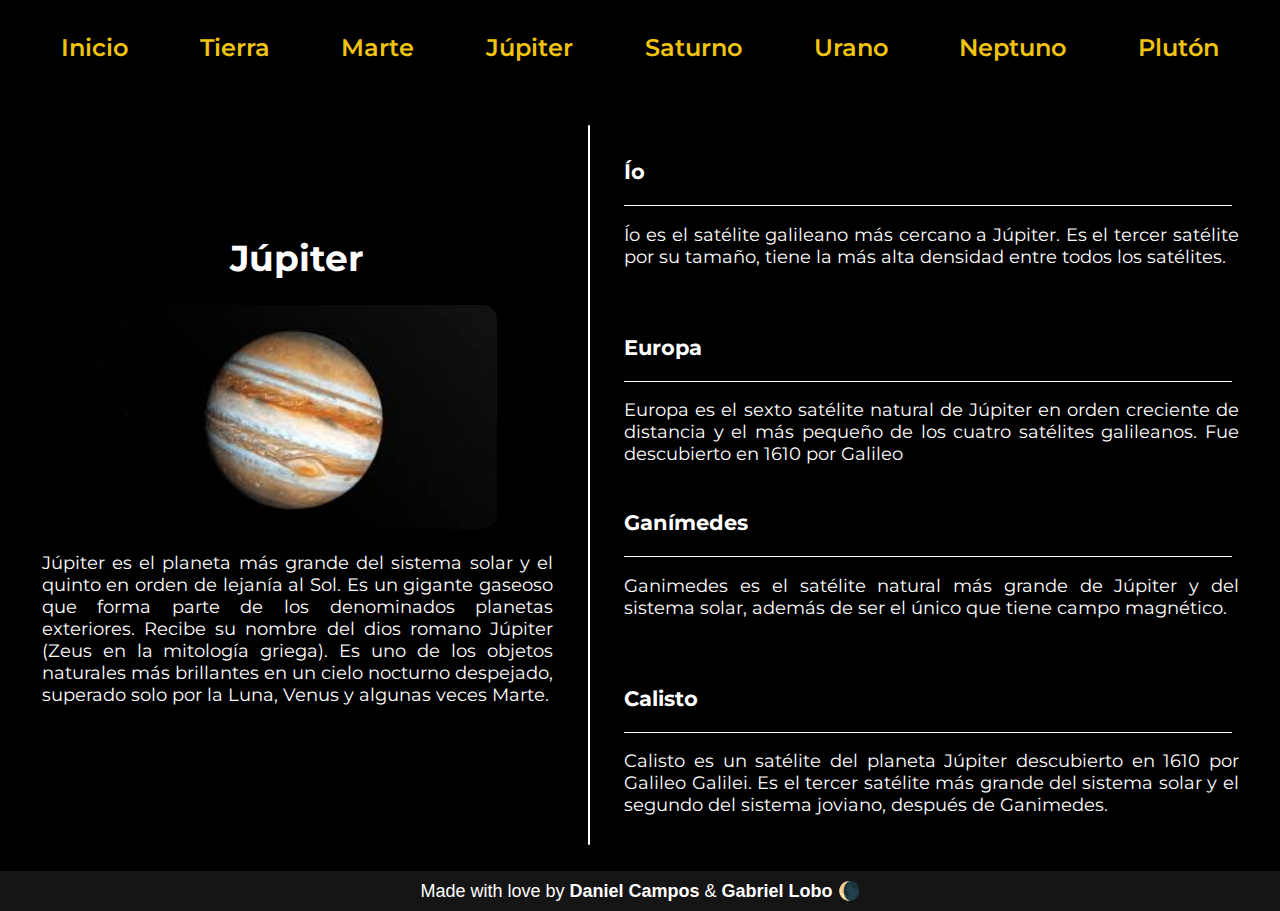
<file: planetas/jupiter/jupiter.html>
<!DOCTYPE html>
<html lang="en">

<head>
  <meta charset="UTF-8" />
  <meta http-equiv="X-UA-Compatible" content="IE=edge" />
  <meta name="viewport" content="width=device-width, initial-scale=1.0" />
  <link rel="stylesheet" href="../../css/index.css" />
  <link rel="stylesheet" href="./css/jupiter.css" />
  <title>Jupiter</title>
</head>

<body>
  <nav>
    <a href="../../index.html">Inicio</a>
    <a href="../tierra/tierra.html">Tierra</a>
    <a href="../marte/marte.html">Marte</a>
    <a href="./jupiter.html">Júpiter</a>
    <a href="../saturno/saturno.html">Saturno</a>
    <a href="../urano/urano.html">Urano</a>
    <a href="../neptuno/neptuno.html">Neptuno</a>
    <a href="../pluton/pluton.html">Plutón</a>
  </nav>
  <table class="main-content">
    <tr>
      <td>
        <table class="planet-info">
          <tr>
            <td class="planet-container">
              <h1 class="title">Júpiter</h1>
              <div class="planet-img">
                <img src="../../assets/img/jupiter.jpeg" alt="Marte" />
              </div>
              <div class="info">
                <p>
                  Júpiter es el planeta más grande del sistema solar y el
                  quinto en orden de lejanía al Sol. Es un gigante gaseoso que
                  forma parte de los denominados planetas exteriores. Recibe
                  su nombre del dios romano Júpiter (Zeus en la mitología
                  griega). Es uno de los objetos naturales más brillantes en
                  un cielo nocturno despejado, superado solo por la Luna,
                  Venus y algunas veces Marte.
                </p>
              </div>
            </td>
            <td>
              <div class="divisor-line"></div>
            </td>
            <td>
              <div class="satellites-info">
                <div class="satellite-container">
                  <div class="satellite-desc">
                    <h3>Ío</h3>
                    <div class="satellite-divisor-line"></div>
                    <p class="satellite-text">
                      Ío es el satélite galileano más cercano a Júpiter. Es el
                      tercer satélite por su tamaño, tiene la más alta
                      densidad entre todos los satélites.
                    </p>
                  </div>
                </div>
                <div class="satellite-container">
                  <div class="satellite-desc">
                    <h3>Europa</h3>
                    <div class="satellite-divisor-line"></div>
                    <p class="satellite-text">
                      Europa es el sexto satélite natural de Júpiter en orden
                      creciente de distancia y el más pequeño de los cuatro
                      satélites galileanos. Fue descubierto en 1610 por
                      Galileo
                    </p>
                  </div>
                </div>
                <div class="satellite-container">
                  <div class="satellite-desc">
                    <h3>Ganímedes</h3>
                    <div class="satellite-divisor-line"></div>
                    <p class="satellite-text">
                      Ganimedes es el satélite natural más grande de Júpiter y
                      del sistema solar, además de ser el único que tiene
                      campo magnético.
                    </p>
                  </div>
                </div>
                <div class="satellite-container">
                  <div class="satellite-desc">
                    <h3>Calisto</h3>
                    <div class="satellite-divisor-line"></div>
                    <p class="satellite-text">
                      Calisto es un satélite del planeta
                      Júpiter descubierto en 1610 por Galileo Galilei. Es el
                      tercer satélite más grande del sistema solar y el
                      segundo del sistema joviano, después de Ganimedes.
                    </p>
                  </div>
                </div>
              </div>
            </td>
          </tr>
        </table>
      </td>
    </tr>
  </table>
  <footer>
    Made with love by <strong>Daniel Campos</strong> & <strong>Gabriel Lobo</strong> &#127768;
  </footer>
</body>

</html>
</file>
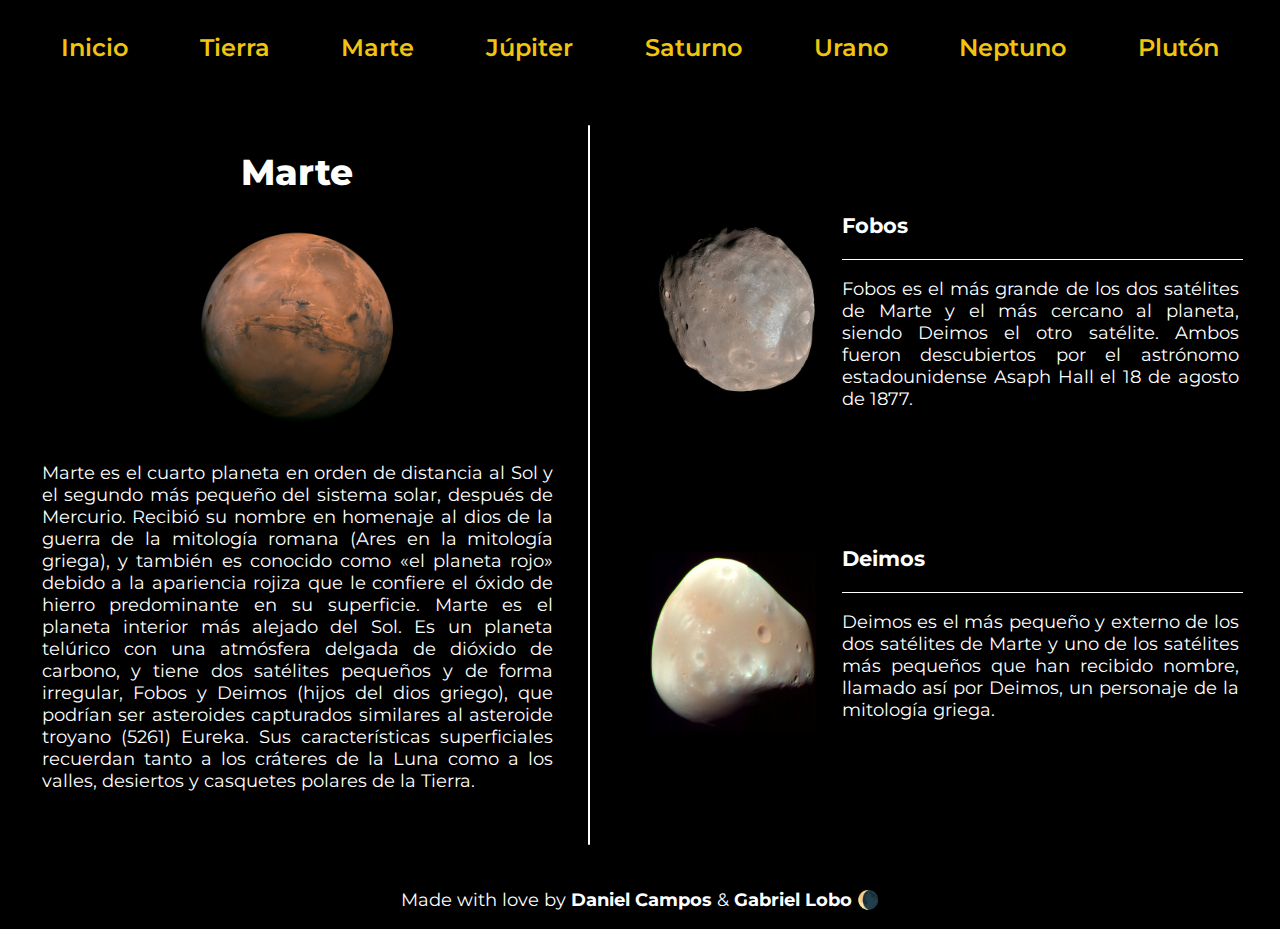
<file: planetas/marte/marte.html>
<!DOCTYPE html>
<html lang="en">
  <head>
    <meta charset="UTF-8" />
    <meta http-equiv="X-UA-Compatible" content="IE=edge" />
    <meta name="viewport" content="width=device-width, initial-scale=1.0" />
    <link rel="stylesheet" href="../../css/index.css" />
    <link rel="stylesheet" href="./css/marte.css" />
    <title>Marte</title>
  </head>
  <body>
    <nav>
      <a href="../../index.html">Inicio</a>
      <a href="../tierra/tierra.html">Tierra</a>
      <a href="./marte.html">Marte</a>
      <a href="../jupiter/jupiter.html">Júpiter</a>
      <a href="../saturno/saturno.html">Saturno</a>
      <a href="../urano/urano.html">Urano</a>
      <a href="../neptuno/neptuno.html">Neptuno</a>
      <a href="../pluton/pluton.html">Plutón</a>
    </nav>
    <table class="main-content">
      <tr>
        <td>
          <table class="planet-info">
            <tr>
              <td class="planet-container">
                <h1 class="title">Marte</h1>
                <div class="planet-img">
                  <img src="../../assets/img/mars.jpg" alt="Marte" />
                </div>
                <div class="info">
                  <p>
                    Marte es el cuarto planeta en orden de distancia al Sol y el
                    segundo más pequeño del sistema solar, después de Mercurio.
                    Recibió su nombre en homenaje al dios de la guerra de la
                    mitología romana (Ares en la mitología griega), y también es
                    conocido como «el planeta rojo» debido a la apariencia
                    rojiza que le confiere el óxido de hierro predominante en su
                    superficie. Marte es el planeta interior más alejado del
                    Sol. Es un planeta telúrico con una atmósfera delgada de
                    dióxido de carbono, y tiene dos satélites pequeños y de
                    forma irregular, Fobos y Deimos (hijos del dios griego), que
                    podrían ser asteroides capturados similares al asteroide
                    troyano (5261) Eureka. Sus características superficiales
                    recuerdan tanto a los cráteres de la Luna como a los valles,
                    desiertos y casquetes polares de la Tierra.
                  </p>
                </div>
              </td>
              <td>
                <div class="divisor-line"></div>
              </td>
              <td>
                <div class="satellites-info">
                  <div class="satellite-container">
                    <img
                      src="../../assets/img/fobos.jpeg"
                      alt="fobos"
                      class="satellite-img"
                    />
                    <div class="satellite-desc">
                      <h3>Fobos</h3>
                      <div class="satellite-divisor-line"></div>
                      <p class="satellite-text">
                        Fobos es el más grande de los dos satélites de Marte y
                        el más cercano al planeta, siendo Deimos el otro
                        satélite. Ambos fueron descubiertos por el astrónomo
                        estadounidense Asaph Hall el 18 de agosto de 1877.
                      </p>
                    </div>
                  </div>
                </div>
                <div class="satellite-container">
                  <img src="../../assets/img/deimos.jpeg" alt="deimos" class="satellite-img" />
                  <div class="satellite-desc">
                    <h3>Deimos</h3>
                    <div class="satellite-divisor-line"></div>
                    <p class="satellite-text">
                      Deimos es el más pequeño y externo de los dos satélites
                      de Marte y uno de los satélites más pequeños que han
                      recibido nombre, llamado así por Deimos, un personaje de
                      la mitología griega.
                    </p>
                  </div>
                </div>
              </td>
            </tr>
          </table>
        </td>
      </tr>
    </table>
    <footer>
      Made with love by <strong>Daniel Campos</strong> & <strong>Gabriel Lobo</strong> &#127768;
    </footer>
  </body>
</html>
</file>
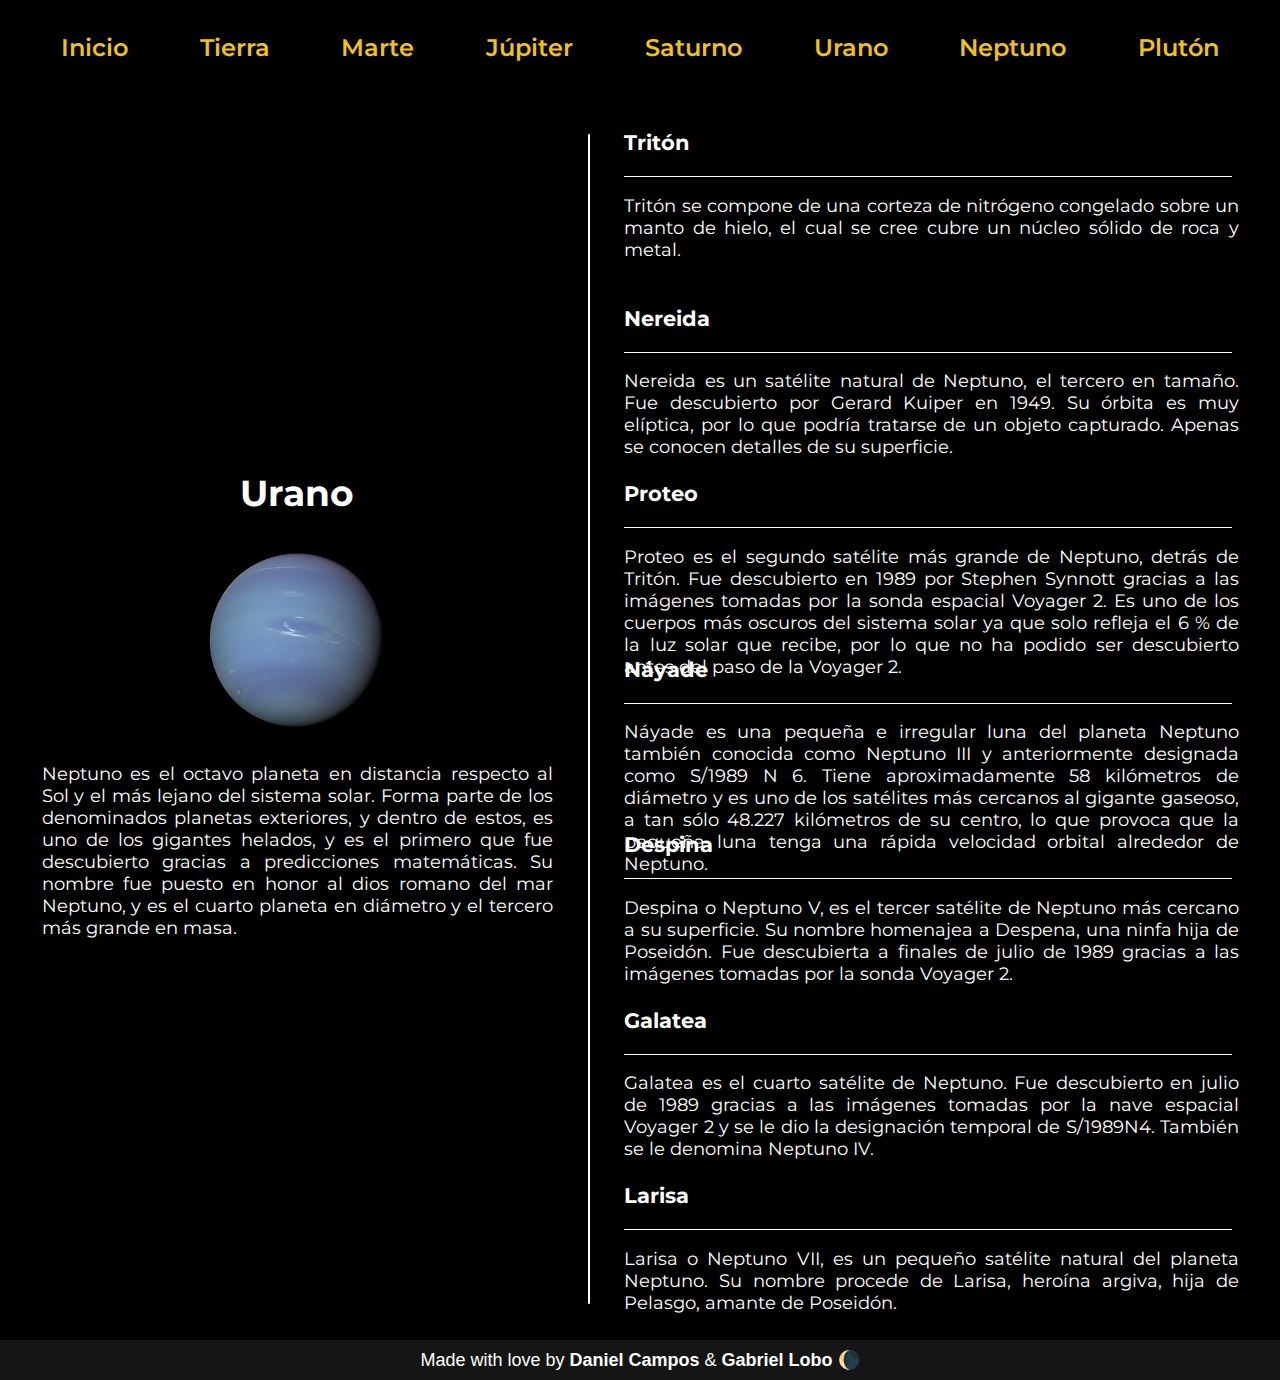
<file: planetas/neptuno/neptuno.html>
<!DOCTYPE html>
<html lang="en">

<head>
    <meta charset="UTF-8" />
    <meta http-equiv="X-UA-Compatible" content="IE=edge" />
    <meta name="viewport" content="width=device-width, initial-scale=1.0" />
    <link rel="stylesheet" href="../../css/index.css" />
    <link rel="stylesheet" href="./css/neptuno.css" />
    <title>Neptuno</title>
</head>

<body>
    <nav>
        <a href="../../index.html">Inicio</a>
        <a href="../tierra/tierra.html">Tierra</a>
        <a href="../marte/marte.html">Marte</a>
        <a href="../jupiter/jupiter.html">Júpiter</a>
        <a href="../saturno/saturno.html">Saturno</a>
        <a href="../urano/urano.html">Urano</a>
        <a href="../neptuno/neptuno.html">Neptuno</a>
        <a href="../pluton/pluton.html">Plutón</a>
    </nav>
    <table class="main-content">
        <tr>
            <td>
                <table class="planet-info">
                    <tr>
                        <td class="planet-container">
                            <h1 class="title">Urano</h1>
                            <div class="planet-img">
                                <img src="../../assets/img/neptune.jpg" alt="Neptuno" />
                            </div>
                            <div class="info">
                                <p>
                                    Neptuno es el octavo planeta en distancia respecto al Sol y el más lejano del
                                    sistema solar. Forma parte de los denominados planetas exteriores, y dentro de
                                    estos, es uno de los gigantes helados, y es el primero que fue descubierto gracias a
                                    predicciones matemáticas. Su nombre fue puesto en honor al dios romano del mar
                                    Neptuno, y es el cuarto planeta en diámetro y el tercero más grande en masa.
                                </p>
                            </div>
                        </td>
                        <td>
                            <div class="divisor-line"></div>
                        </td>
                        <td>
                            <div class="satellites-info">
                                <div class="satellite-container">
                                    <div class="satellite-desc">
                                        <h3>Tritón</h3>
                                        <div class="satellite-divisor-line"></div>
                                        <p class="satellite-text">
                                            Tritón se compone de una corteza de nitrógeno congelado sobre un manto de
                                            hielo, el cual se cree cubre un núcleo sólido de roca y metal.
                                        </p>
                                    </div>
                                </div>
                                <div class="satellite-container">
                                    <div class="satellite-desc">
                                        <h3>Nereida</h3>
                                        <div class="satellite-divisor-line"></div>
                                        <p class="satellite-text">
                                            Nereida es un satélite natural de Neptuno, el tercero en tamaño. Fue
                                            descubierto por
                                            Gerard Kuiper en 1949. Su órbita es muy elíptica, por lo que podría tratarse
                                            de un objeto capturado. Apenas se conocen detalles de su superficie.
                                        </p>
                                    </div>
                                </div>
                                <div class="satellite-container">
                                    <div class="satellite-desc">
                                        <h3>Proteo</h3>
                                        <div class="satellite-divisor-line"></div>
                                        <p class="satellite-text">
                                            Proteo es el segundo satélite más grande de Neptuno, detrás de Tritón. Fue
                                            descubierto en 1989 por Stephen Synnott gracias a las imágenes tomadas por
                                            la sonda espacial Voyager 2. Es uno de los cuerpos más oscuros del sistema
                                            solar ya que solo refleja el 6 % de la luz solar que recibe, por lo que no
                                            ha podido ser descubierto antes del paso de la Voyager 2.
                                        </p>
                                    </div>
                                </div>
                                <div class="satellite-container">
                                    <div class="satellite-desc">
                                        <h3>Náyade</h3>
                                        <div class="satellite-divisor-line"></div>
                                        <p class="satellite-text">
                                            Náyade es una pequeña e irregular luna del planeta Neptuno también conocida
                                            como Neptuno III y anteriormente designada como S/1989 N 6. Tiene
                                            aproximadamente 58 kilómetros de diámetro y es uno de los satélites más
                                            cercanos al gigante gaseoso, a tan sólo 48.227 kilómetros de su centro, lo
                                            que provoca que la pequeña luna tenga una rápida velocidad orbital alrededor
                                            de Neptuno.
                                        </p>
                                    </div>
                                </div>
                                <div class="satellite-container">
                                    <div class="satellite-desc">
                                        <h3>Despina</h3>
                                        <div class="satellite-divisor-line"></div>
                                        <p class="satellite-text">
                                            Despina o Neptuno V, es el tercer satélite de Neptuno más cercano a su
                                            superficie. Su nombre homenajea a Despena, una ninfa hija de Poseidón. Fue
                                            descubierta a finales de julio de 1989 gracias a las imágenes tomadas por la
                                            sonda Voyager 2.
                                        </p>
                                    </div>
                                </div>
                                <div class="satellite-container">
                                    <div class="satellite-desc">
                                        <h3>Galatea</h3>
                                        <div class="satellite-divisor-line"></div>
                                        <p class="satellite-text">
                                            Galatea es el cuarto satélite de Neptuno. Fue descubierto en julio de 1989
                                            gracias a las imágenes tomadas por la nave espacial Voyager 2 y se le dio la
                                            designación temporal de S/1989N4. También se le denomina Neptuno IV.
                                        </p>
                                    </div>
                                </div>
                                <div class="satellite-container">
                                    <div class="satellite-desc">
                                        <h3>Larisa</h3>
                                        <div class="satellite-divisor-line"></div>
                                        <p class="satellite-text">
                                            Larisa o Neptuno VII, es un pequeño satélite natural del planeta Neptuno. Su
                                            nombre
                                            procede de Larisa, heroína argiva, hija de Pelasgo, amante de Poseidón.
                                        </p>
                                    </div>
                                </div>
                            </div>
                        </td>
                    </tr>
                </table>
            </td>
        </tr>
    </table>
    <footer>
        Made with love by <strong>Daniel Campos</strong> & <strong>Gabriel Lobo</strong> &#127768;
    </footer>
</body>

</html>
</file>
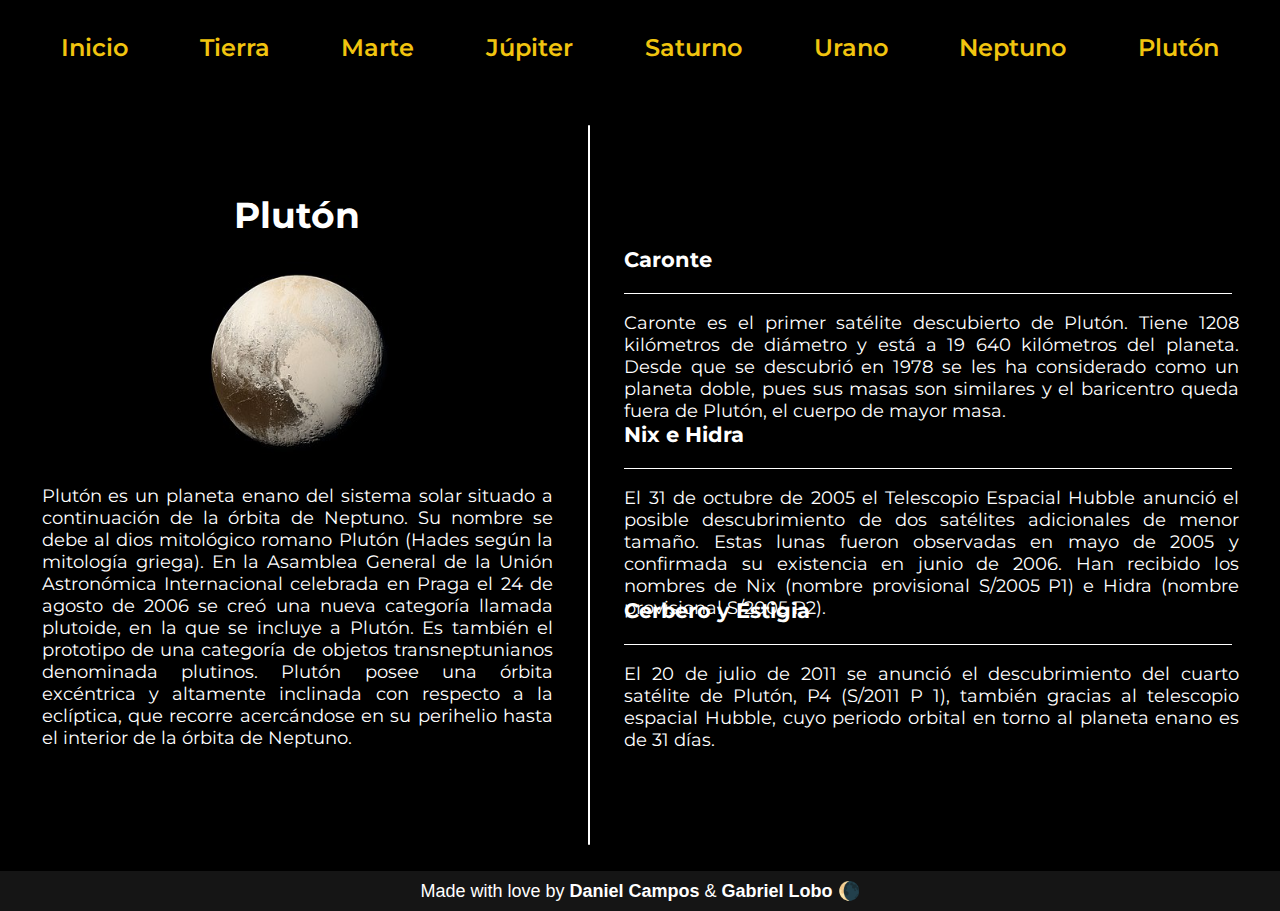
<file: planetas/pluton/pluton.html>
<!DOCTYPE html>
<html lang="en">

<head>
    <meta charset="UTF-8" />
    <meta http-equiv="X-UA-Compatible" content="IE=edge" />
    <meta name="viewport" content="width=device-width, initial-scale=1.0" />
    <link rel="stylesheet" href="../../css/index.css" />
    <link rel="stylesheet" href="./css/pluton.css" />
    <title>Plutón</title>
</head>

<body>
    <nav>
        <a href="../../index.html">Inicio</a>
        <a href="../tierra/tierra.html">Tierra</a>
        <a href="../marte/marte.html">Marte</a>
        <a href="../jupiter/jupiter.html">Júpiter</a>
        <a href="../saturno/saturno.html">Saturno</a>
        <a href="../urano/urano.html">Urano</a>
        <a href="../neptuno/neptuno.html">Neptuno</a>
        <a href="../pluton/pluton.html">Plutón</a>
    </nav>
    <table class="main-content">
        <tr>
            <td>
                <table class="planet-info">
                    <tr>
                        <td class="planet-container">
                            <h1 class="title">Plutón</h1>
                            <div class="planet-img">
                                <img src="../../assets/img/pluto.jpg" alt="Plutón" />
                            </div>
                            <div class="info">
                                <p>
                                    Plutón es un planeta enano del sistema solar situado a continuación de la órbita de
                                    Neptuno. Su nombre se debe al dios mitológico romano Plutón (Hades según la
                                    mitología griega). En la Asamblea General de la Unión Astronómica Internacional
                                    celebrada en Praga el 24 de agosto de 2006 se creó una nueva categoría llamada
                                    plutoide, en la que se incluye a Plutón. Es también el prototipo de una categoría de
                                    objetos transneptunianos denominada plutinos. Plutón posee una órbita excéntrica y
                                    altamente inclinada con respecto a la eclíptica, que recorre acercándose en su
                                    perihelio hasta el interior de la órbita de Neptuno.
                                </p>
                            </div>
                        </td>
                        <td>
                            <div class="divisor-line"></div>
                        </td>
                        <td>
                            <div class="satellites-info">
                                <div class="satellite-container">
                                    <div class="satellite-desc">
                                        <h3>Caronte</h3>
                                        <div class="satellite-divisor-line"></div>
                                        <p class="satellite-text">
                                            Caronte es el primer satélite descubierto de Plutón. Tiene 1208 kilómetros
                                            de diámetro y está a 19 640 kilómetros del planeta. Desde que se descubrió
                                            en 1978 se les ha considerado como un planeta doble, pues sus masas son
                                            similares y el baricentro queda fuera de Plutón, el cuerpo de mayor masa.
                                        </p>
                                    </div>
                                </div>
                                <div class="satellite-container">
                                    <div class="satellite-desc">
                                        <h3>Nix e Hidra</h3>
                                        <div class="satellite-divisor-line"></div>
                                        <p class="satellite-text">
                                            El 31 de octubre de 2005 el Telescopio Espacial Hubble anunció el posible
                                            descubrimiento de dos satélites adicionales de menor tamaño. Estas lunas
                                            fueron observadas en mayo de 2005 y confirmada su existencia en junio de
                                            2006. Han recibido los nombres de Nix (nombre provisional S/2005 P1) e Hidra
                                            (nombre provisional S/2005 P2).
                                        </p>
                                    </div>
                                </div>
                                <div class="satellite-container">
                                    <div class="satellite-desc">
                                        <h3>Cerbero y Estigia</h3>
                                        <div class="satellite-divisor-line"></div>
                                        <p class="satellite-text">
                                            El 20 de julio de 2011 se anunció el descubrimiento del cuarto satélite de
                                            Plutón, P4 (S/2011 P 1), también gracias al telescopio espacial Hubble, cuyo
                                            periodo orbital en torno al planeta enano es de 31 días.
                                        </p>
                                    </div>
                                </div>
                            </div>
                        </td>
                    </tr>
                </table>
            </td>
        </tr>
    </table>
    <footer>
        Made with love by <strong>Daniel Campos</strong> & <strong>Gabriel Lobo</strong> &#127768;
    </footer>
</body>

</html>
</file>
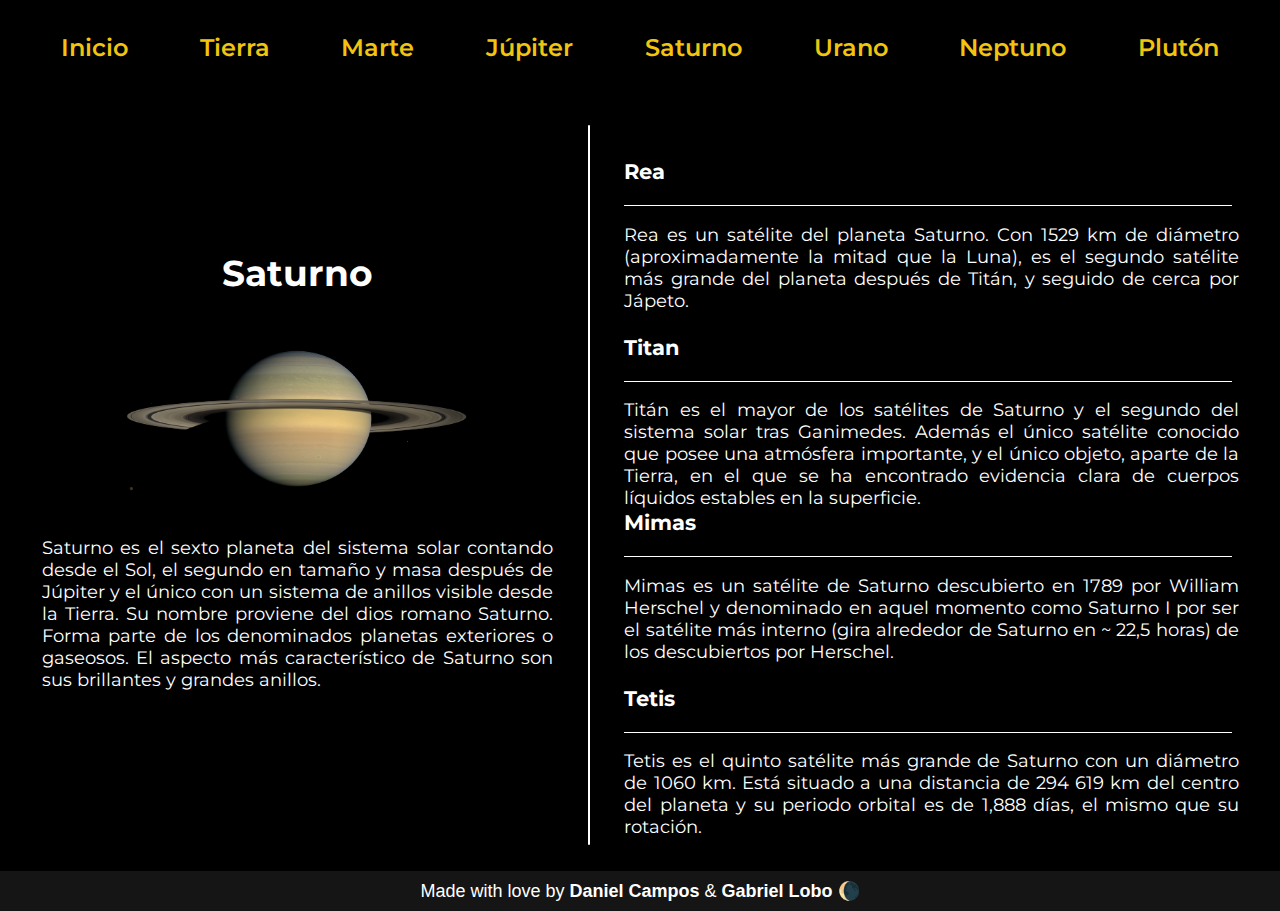
<file: planetas/saturno/saturno.html>
<!DOCTYPE html>
<html lang="en">
  <head>
    <meta charset="UTF-8" />
    <meta http-equiv="X-UA-Compatible" content="IE=edge" />
    <meta name="viewport" content="width=device-width, initial-scale=1.0" />
    <link rel="stylesheet" href="../../css/index.css" />
    <link rel="stylesheet" href="./css/saturno.css" />
    <title>Saturno</title>
  </head>
  <body>
    <nav>
      <a href="../../index.html">Inicio</a>
      <a href="../tierra/tierra.html">Tierra</a>
      <a href="../marte/marte.html">Marte</a>
      <a href="../jupiter/jupiter.html">Júpiter</a>
      <a href="./saturno.html">Saturno</a>
      <a href="../urano/urano.html">Urano</a>
      <a href="../neptuno/neptuno.html">Neptuno</a>
      <a href="../pluton/pluton.html">Plutón</a>
    </nav>
    <table class="main-content">
      <tr>
        <td>
          <table class="planet-info">
            <tr>
              <td class="planet-container">
                <h1 class="title">Saturno</h1>
                <div class="planet-img">
                  <img src="../../assets/img/saturno.jpeg" alt="Marte" />
                </div>
                <div class="info">
                  <p>
                    Saturno es el sexto planeta del sistema solar contando desde
                    el Sol, el segundo en tamaño y masa después de Júpiter y el
                    único con un sistema de anillos visible desde la Tierra. Su
                    nombre proviene del dios romano Saturno. Forma parte de los
                    denominados planetas exteriores o gaseosos. El aspecto más
                    característico de Saturno son sus brillantes y grandes
                    anillos.
                  </p>
                </div>
              </td>
              <td>
                <div class="divisor-line"></div>
              </td>
              <td>
                <div class="satellites-info">
                  <div class="satellite-container">
                    <div class="satellite-desc">
                      <h3>Rea</h3>
                      <div class="satellite-divisor-line"></div>
                      <p class="satellite-text">
                        Rea es un satélite del planeta Saturno. Con 1529 km de
                        diámetro (aproximadamente la mitad que la Luna), es el
                        segundo satélite más grande del planeta después de
                        Titán, y seguido de cerca por Jápeto.
                      </p>
                    </div>
                  </div>
                  <div class="satellite-container">
                    <div class="satellite-desc">
                      <h3>Titan</h3>
                      <div class="satellite-divisor-line"></div>
                      <p class="satellite-text">
                        Titán es el mayor de los satélites de Saturno y el
                        segundo del sistema solar tras Ganimedes. Además el
                        único satélite conocido que posee una atmósfera
                        importante, y el único objeto, aparte de la Tierra, en
                        el que se ha encontrado evidencia clara de cuerpos
                        líquidos estables en la superficie.
                      </p>
                    </div>
                  </div>
                  <div class="satellite-container">
                    <div class="satellite-desc">
                      <h3>Mimas</h3>
                      <div class="satellite-divisor-line"></div>
                      <p class="satellite-text">
                        Mimas es un satélite de Saturno descubierto en 1789 por
                        William Herschel y denominado en aquel momento como
                        Saturno I por ser el satélite más interno (gira
                        alrededor de Saturno en ~ 22,5 horas) de los
                        descubiertos por Herschel.
                      </p>
                    </div>
                  </div>
                  <div class="satellite-container">
                    <div class="satellite-desc">
                      <h3>Tetis</h3>
                      <div class="satellite-divisor-line"></div>
                      <p class="satellite-text">
                        Tetis es el quinto satélite más grande de Saturno con un
                        diámetro de 1060 km. Está situado a una distancia de 294
                        619 km del centro del planeta y su periodo orbital es de
                        1,888 días, el mismo que su rotación.
                      </p>
                    </div>
                  </div>
                </div>
              </td>
            </tr>
          </table>
        </td>
      </tr>
    </table>
    <footer>
      Made with love by <strong>Daniel Campos</strong> &
      <strong>Gabriel Lobo</strong> &#127768;
    </footer>
  </body>
</html>
</file>
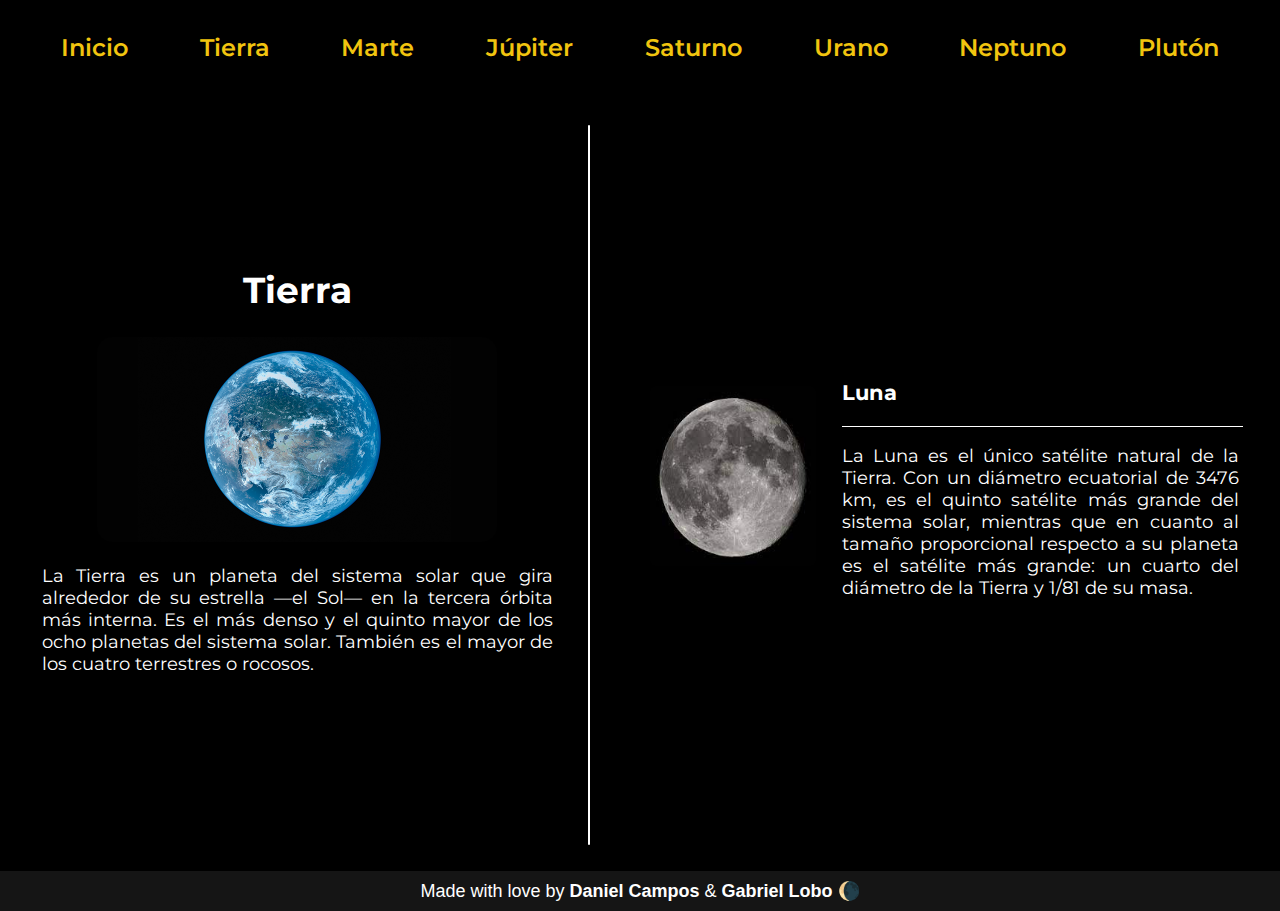
<file: planetas/tierra/tierra.html>
<!DOCTYPE html>
<html lang="en">
  <head>
    <meta charset="UTF-8" />
    <meta http-equiv="X-UA-Compatible" content="IE=edge" />
    <meta name="viewport" content="width=device-width, initial-scale=1.0" />
    <link rel="stylesheet" href="../../css/index.css" />
    <link rel="stylesheet" href="./css/tierra.css" />
    <title>Tierra</title>
  </head>
  <body>
    <nav>
      <a href="../../index.html">Inicio</a>
      <a href="./tierra.html">Tierra</a>
      <a href="../marte/marte.html">Marte</a>
      <a href="../jupiter/jupiter.html">Júpiter</a>
      <a href="../saturno/saturno.html">Saturno</a>
      <a href="../urano/urano.html">Urano</a>
      <a href="../neptuno/neptuno.html">Neptuno</a>
      <a href="../pluton/pluton.html">Plutón</a>
    </nav>
    <table class="main-content">
      <tr>
        <td>
          <table class="planet-info">
            <tr>
              <td class="planet-container">
                <h1 class="title">Tierra</h1>
                <div class="planet-img">
                  <img src="../../assets/img/tierra.png" alt="Tierra" />
                </div>
                <div class="info">
                  <p>
                    La Tierra es un planeta del sistema solar que gira alrededor
                    de su estrella —el Sol— en la tercera órbita más interna. Es
                    el más denso y el quinto mayor de los ocho planetas del
                    sistema solar. También es el mayor de los cuatro terrestres
                    o rocosos.
                  </p>
                </div>
              </td>
              <td>
                <div class="divisor-line"></div>
              </td>
              <td>
                <div class="satellites-info">
                  <div class="satellite-container">
                    <img
                      src="../../assets/img/luna.jpeg"
                      alt="luna"
                      class="satellite-img"
                    />
                    <div class="satellite-desc">
                      <h3>Luna</h3>
                      <div class="satellite-divisor-line"></div>
                      <p class="satellite-text">
                        La Luna es el único satélite natural de la Tierra. Con
                        un diámetro ecuatorial de 3476 km, es el quinto satélite
                        más grande del sistema solar, mientras que en cuanto al
                        tamaño proporcional respecto a su planeta es el satélite
                        más grande: un cuarto del diámetro de la Tierra y 1/81
                        de su masa.
                      </p>
                    </div>
                  </div>
                </div>
              </td>
            </tr>
          </table>
        </td>
      </tr>
    </table>
    <footer>
      Made with love by <strong>Daniel Campos</strong> &
      <strong>Gabriel Lobo</strong> &#127768;
    </footer>
  </body>
</html>
</file>
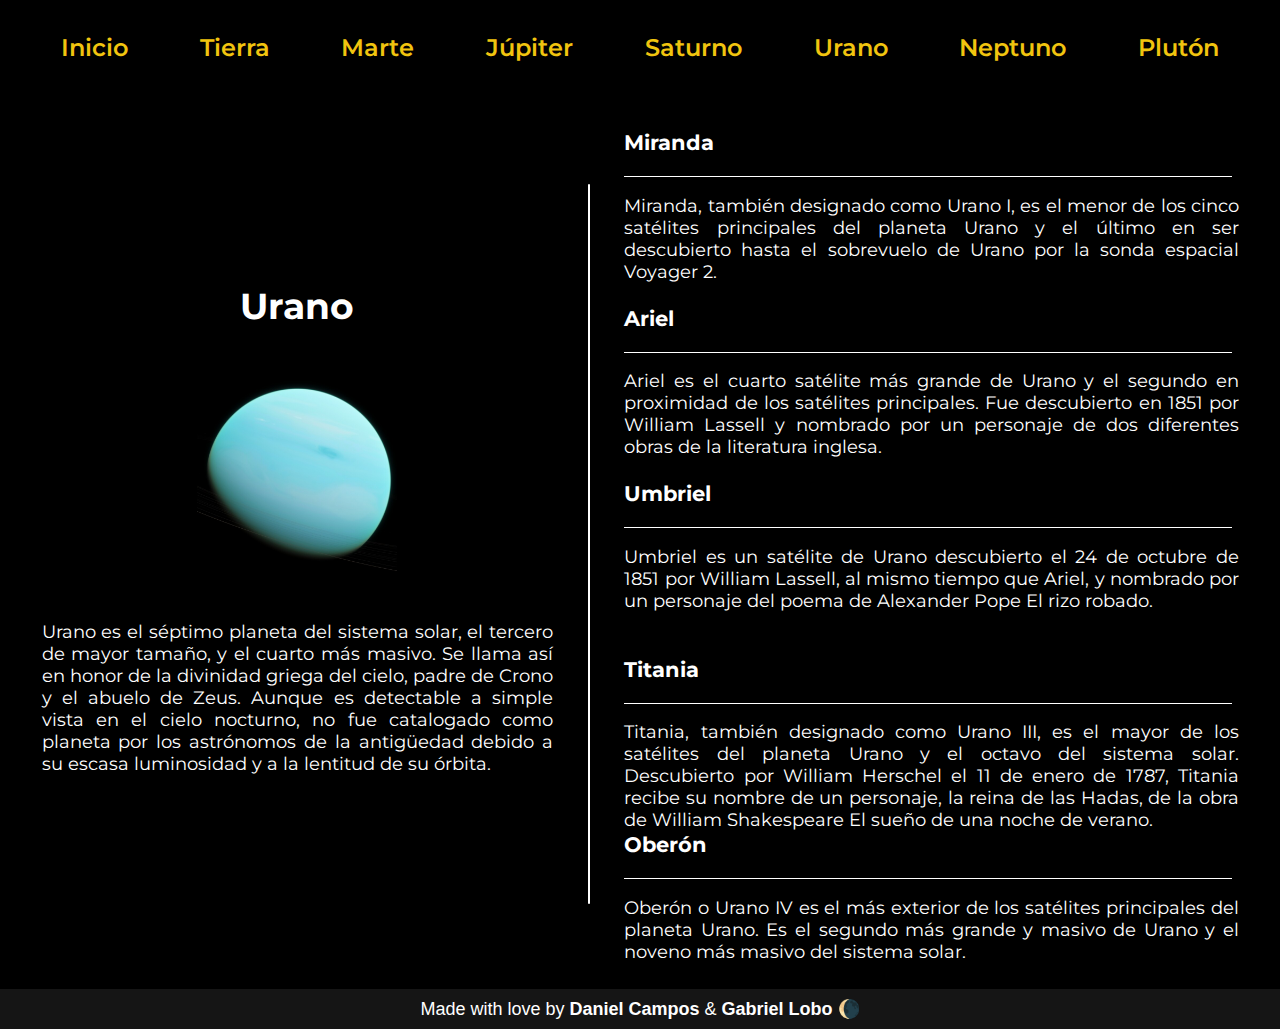
<file: planetas/urano/urano.html>
<!DOCTYPE html>
<html lang="en">

<head>
    <meta charset="UTF-8" />
    <meta http-equiv="X-UA-Compatible" content="IE=edge" />
    <meta name="viewport" content="width=device-width, initial-scale=1.0" />
    <link rel="stylesheet" href="../../css/index.css" />
    <link rel="stylesheet" href="./css/urano.css" />
    <title>Urano</title>
</head>

<body>
    <nav>
        <a href="../../index.html">Inicio</a>
        <a href="../tierra/tierra.html">Tierra</a>
        <a href="../marte/marte.html">Marte</a>
        <a href="../jupiter/jupiter.html">Júpiter</a>
        <a href="../saturno/saturno.html">Saturno</a>
        <a href="../urano/urano.html">Urano</a>
        <a href="../neptuno/neptuno.html">Neptuno</a>
        <a href="../pluton/pluton.html">Plutón</a>
    </nav>
    <table class="main-content">
        <tr>
            <td>
                <table class="planet-info">
                    <tr>
                        <td class="planet-container">
                            <h1 class="title">Urano</h1>
                            <div class="planet-img">
                                <img src="../../assets/img/uranus.jpg" alt="Urano" />
                            </div>
                            <div class="info">
                                <p>
                                    Urano es el séptimo planeta del sistema solar, el tercero de mayor tamaño, y el
                                    cuarto más masivo. Se llama así en honor de la divinidad griega del cielo, padre de
                                    Crono y el abuelo de Zeus.
                                    Aunque es detectable a simple vista en el cielo nocturno, no fue catalogado como
                                    planeta por los astrónomos de la antigüedad debido a su escasa luminosidad y a la
                                    lentitud de su órbita.
                                </p>
                            </div>
                        </td>
                        <td>
                            <div class="divisor-line"></div>
                        </td>
                        <td>
                            <div class="satellites-info">
                                <div class="satellite-container">
                                    <div class="satellite-desc">
                                        <h3>Miranda</h3>
                                        <div class="satellite-divisor-line"></div>
                                        <p class="satellite-text">
                                            Miranda, también designado como Urano I, es el menor de los cinco satélites
                                            principales del planeta Urano y el último en ser descubierto hasta el
                                            sobrevuelo de Urano por la sonda espacial Voyager 2.
                                        </p>
                                    </div>
                                </div>
                                <div class="satellite-container">
                                    <div class="satellite-desc">
                                        <h3>Ariel</h3>
                                        <div class="satellite-divisor-line"></div>
                                        <p class="satellite-text">
                                            Ariel es el cuarto satélite más grande de Urano y el segundo en proximidad
                                            de los satélites principales. Fue descubierto en 1851 por William Lassell y
                                            nombrado por un personaje de dos diferentes obras de la literatura inglesa.
                                        </p>
                                    </div>
                                </div>
                                <div class="satellite-container">
                                    <div class="satellite-desc">
                                        <h3>Umbriel</h3>
                                        <div class="satellite-divisor-line"></div>
                                        <p class="satellite-text">
                                            Umbriel es un satélite de Urano descubierto el 24 de octubre de 1851 por
                                            William Lassell, al mismo tiempo que Ariel, y nombrado por un personaje del
                                            poema de Alexander Pope El rizo robado.
                                        </p>
                                    </div>
                                </div>
                                <div class="satellite-container">
                                    <div class="satellite-desc">
                                        <h3>Titania</h3>
                                        <div class="satellite-divisor-line"></div>
                                        <p class="satellite-text">
                                            Titania, también designado como Urano III, es el mayor de los satélites del
                                            planeta Urano y el octavo del sistema solar. Descubierto por William
                                            Herschel el 11 de enero de 1787, Titania recibe su nombre de un personaje,
                                            la reina de las Hadas, de la obra de William Shakespeare El sueño de una
                                            noche de verano.
                                        </p>
                                    </div>
                                </div>
                                <div class="satellite-container">
                                    <div class="satellite-desc">
                                        <h3>Oberón</h3>
                                        <div class="satellite-divisor-line"></div>
                                        <p class="satellite-text">
                                            Oberón o Urano IV es el más exterior de los satélites principales del
                                            planeta Urano. Es el segundo más grande y masivo de Urano y el noveno más
                                            masivo del sistema solar.
                                        </p>
                                    </div>
                                </div>
                            </div>
                        </td>
                    </tr>
                </table>
            </td>
        </tr>
    </table>
    <footer>
        Made with love by <strong>Daniel Campos</strong> & <strong>Gabriel Lobo</strong> &#127768;
    </footer>
</body>

</html>
</file>
<file: css/index.css>
@import url("https://fonts.googleapis.com/css2?family=Montserrat+Alternates:ital,wght@0,100;0,200;0,300;0,400;0,500;0,700;0,800;0,900;1,100;1,200;1,300;1,400;1,500;1,600;1,700;1,800;1,900&family=Montserrat:ital,wght@0,100;0,200;0,300;0,400;0,500;0,600;0,700;0,800;0,900;1,100;1,200;1,300;1,400;1,500;1,600;1,700;1,800;1,900&display=swap");

body {
  margin: 0 auto;
  font-size: 18px;
  background-color: black;
  overflow-x: hidden;
}

nav {
  position: relative;
  display: flex;
  align-items: center;
  align-content: center;
  justify-content: space-evenly;
  font-family: "Montserrat";
  font-weight: 600;
  padding: 15px;
  height: 5vw;
  font-size: x-large;
  background-color: transparent;
}

a {
  color: #f1c40f;
  margin: 2vw;
  text-decoration: none;
}

a:hover {
  color: #f17c0f;
  margin: 2vw;
  transition: 500ms;
}

footer {
  color: white;
  padding: 2vh;
  font-family: "Montserrat";
  text-align: center;
}
</file>
<file: planetas/jupiter/css/jupiter.css>
.main-content {
  height: max-content;
  font-family: "Montserrat";
}

.planet-img {
  width: 400px;
  height: auto;
  margin: 0px auto;
}

.planet-img img {
  width: 100%;
  height: 100%;
  border-radius: 15px;
}

.planet-info {
  display: inline-block;
  width: 100vw;
  margin-left: 10px;
  color: white;
}

.title {
  margin: 0px 0px 25px;
  text-align: center;
}

.info p {
  text-align: justify;
  margin-right: 2vw;
  margin-left: 2vw;
}

.divisor-line {
  margin: 25px 5px 15px;
  background-color: white;
  width: 2px;
  height: 80vmin;
  border-radius: 50px;
}

.satellite-container {
  margin: 1vh 2vw 1vh;
  width: 50vw;
  height: 17.5vh;
  border-radius: 5px;
  display: flex;
}

.satellite-container:hover {
  background-color: rgb(21, 21, 21);
  transition: 400ms;
}

.satellites-info {
  display: flex;
  flex-direction: column;
  justify-content: center;
}

.satellite-img {
  border-radius: 5px;
  width: 13vw;
  height: 20vh;
  margin: 3vh 2vw 0vh;
}

.satellite-divisor-line {
  width: 95%;
  height: 0.5%;
  background-color: white;
}

.satellite-text {
  text-align: justify;
  margin-right: 2vw;
}

footer {
  background-color: rgb(21, 21, 21);
  color: white;
  padding: 1vh;
  font-family: Arial, Helvetica, sans-serif;
  text-align: center;
}
</file>
<file: planetas/marte/css/marte.css>
@import url("https://fonts.googleapis.com/css2?family=Montserrat+Alternates:ital,wght@0,100;0,200;0,300;0,400;0,500;0,700;0,800;0,900;1,100;1,200;1,300;1,400;1,500;1,600;1,700;1,800;1,900&family=Montserrat:ital,wght@0,100;0,200;0,300;0,400;0,500;0,600;0,700;0,800;0,900;1,100;1,200;1,300;1,400;1,500;1,600;1,700;1,800;1,900&display=swap");

.main-content {
  height: max-content;
  font-family: "Montserrat";
}

.planet-img {
  width: 400px;
  height: auto;
  margin: 0px auto;
}

.planet-img img {
  width: 100%;
  height: 100%;
  border-radius: 15px;
}

.planet-info {
  display: inline-block;
  width: 100vw;
  margin-left: 10px;
  color: white;
}

.title {
  margin: 0px 0px 25px;
  text-align: center;
  font-weight: 800;
}

.info p {
  text-align: justify;
  margin-right: 2vw;
  margin-left: 2vw;
}

.divisor-line {
  margin: 25px 5px 15px;
  background-color: white;
  width: 2px;
  height: 80vmin;
  border-radius: 50px;
}

.satellite-container {
  margin: 5vh 2vw 5vh;
  width: 50vw;
  height: 27vh;
  border-radius: 15px;
  display: flex;
}

.satellite-container:hover {
  background-color: rgb(21, 21, 21);
  transition: 400ms;
}

.satellites-info {
  display: flex;
  flex-direction: column;
  justify-content: center;
}

.satellite-img {
  border-radius: 5px;
  width: 13vw;
  height: 20vh;
  margin: 3vh 2vw 0vh;
}

.satellite-divisor-line {
  width: 95%;
  height: 0.5%;
  background-color: white;
}

.satellite-text {
  text-align: justify;
  margin-right: 2vw;
}
</file>
<file: planetas/neptuno/css/neptuno.css>
.main-content {
  height: max-content;
  font-family: "Montserrat";
}

.planet-img {
  width: 200px;
  height: auto;
  margin: 0px auto;
}

.planet-img img {
  width: 100%;
  height: 100%;
  border-radius: 15px;
}

.planet-info {
  display: inline-block;
  width: 100vw;
  margin-left: 10px;
  color: white;
}

.title {
  margin: 0px 0px 25px;
  text-align: center;
}

.info p {
  text-align: justify;
  margin-right: 2vw;
  margin-left: 2vw;
}

.divisor-line {
  margin: 25px 5px 15px;
  background-color: white;
  width: 2px;
  height: 130vmin;
  border-radius: 50px;
}

.satellite-container {
  margin: 1vh 2vw 1vh;
  width: 50vw;
  height: 17.5vh;
  border-radius: 5px;
  display: flex;
}

.satellite-container:hover {
  background-color: rgb(21, 21, 21);
  transition: 400ms;
}

.satellites-info {
  display: flex;
  flex-direction: column;
  justify-content: center;
}

.satellite-img {
  border-radius: 5px;
  width: 13vw;
  height: 20vh;
  margin: 3vh 2vw 0vh;
}

.satellite-divisor-line {
  width: 95%;
  height: 0.5%;
  background-color: white;
}

.satellite-text {
  text-align: justify;
  margin-right: 2vw;
}

footer {
  background-color: rgb(21, 21, 21);
  color: white;
  padding: 1vh;
  font-family: Arial, Helvetica, sans-serif;
  text-align: center;
}
</file>
<file: planetas/pluton/css/pluton.css>
.main-content {
  height: max-content;
  font-family: "Montserrat";
}

.planet-img {
  width: 200px;
  height: auto;
  margin: 0px auto;
}

.planet-img img {
  width: 100%;
  height: 100%;
  border-radius: 15px;
}

.planet-info {
  display: inline-block;
  width: 100vw;
  margin-left: 10px;
  color: white;
}

.title {
  margin: 0px 0px 25px;
  text-align: center;
}

.info p {
  text-align: justify;
  margin-right: 2vw;
  margin-left: 2vw;
}

.divisor-line {
  margin: 25px 5px 15px;
  background-color: white;
  width: 2px;
  height: 80vmin;
  border-radius: 50px;
}

.satellite-container {
  margin: 1vh 2vw 1vh;
  width: 50vw;
  height: 17.5vh;
  border-radius: 5px;
  display: flex;
}

.satellite-container:hover {
  background-color: rgb(21, 21, 21);
  transition: 400ms;
}

.satellites-info {
  display: flex;
  flex-direction: column;
  justify-content: center;
}

.satellite-img {
  border-radius: 5px;
  width: 13vw;
  height: 20vh;
  margin: 3vh 2vw 0vh;
}

.satellite-divisor-line {
  width: 95%;
  height: 0.5%;
  background-color: white;
}

.satellite-text {
  text-align: justify;
  margin-right: 2vw;
}

footer {
  background-color: rgb(21, 21, 21);
  color: white;
  padding: 1vh;
  font-family: Arial, Helvetica, sans-serif;
  text-align: center;
}
</file>
<file: planetas/saturno/css/saturno.css>
.main-content {
  height: max-content;
  font-family: "Montserrat";
}

.planet-img {
  width: 400px;
  height: auto;
  margin: 0px auto;
}

.planet-img img {
  width: 100%;
  height: 100%;
  border-radius: 15px;
}

.planet-info {
  display: inline-block;
  width: 100vw;
  margin-left: 10px;
  color: white;
}

.title {
  margin: 0px 0px 25px;
  text-align: center;
}

.info p {
  text-align: justify;
  margin-right: 2vw;
  margin-left: 2vw;
}

.divisor-line {
  margin: 25px 5px 15px;
  background-color: white;
  width: 2px;
  height: 80vmin;
  border-radius: 50px;
}

.satellite-container {
  margin: 1vh 2vw 1vh;
  width: 50vw;
  height: 17.5vh;
  border-radius: 5px;
  display: flex;
}

.satellite-container:hover {
  background-color: rgb(21, 21, 21);
  transition: 400ms;
}

.satellites-info {
  display: flex;
  flex-direction: column;
  justify-content: center;
}

.satellite-img {
  border-radius: 5px;
  width: 13vw;
  height: 20vh;
  margin: 3vh 2vw 0vh;
}

.satellite-divisor-line {
  width: 95%;
  height: 0.5%;
  background-color: white;
}

.satellite-text {
  text-align: justify;
  margin-right: 2vw;
}

footer {
  background-color: rgb(21, 21, 21);
  color: white;
  padding: 1vh;
  font-family: Arial, Helvetica, sans-serif;
  text-align: center;
}
</file>
<file: planetas/tierra/css/tierra.css>
.main-content {
  height: max-content;
  font-family: "Montserrat";
}

.planet-img {
  width: 400px;
  height: auto;
  margin: 0px auto;
}

.planet-img img {
  width: 100%;
  height: 100%;
  border-radius: 15px;
}

.planet-info {
  display: inline-block;
  width: 100vw;
  margin-left: 10px;
  color: white;
}

.title {
  margin: 0px 0px 25px;
  text-align: center;
}

.info p {
  text-align: justify;
  margin-right: 2vw;
  margin-left: 2vw;
}

.divisor-line {
  margin: 25px 5px 15px;
  background-color: white;
  width: 2px;
  height: 80vmin;
  border-radius: 50px;
}

.satellite-container {
  margin: 5vh 2vw 5vh;
  width: 50vw;
  height: 27vh;
  border-radius: 5px;
  display: flex;
}

.satellite-container:hover {
  background-color: rgb(21, 21, 21);
  transition: 400ms;
}

.satellites-info {
  display: flex;
  flex-direction: column;
  justify-content: center;
}

.satellite-img {
  border-radius: 5px;
  width: 13vw;
  height: 20vh;
  margin: 3vh 2vw 0vh;
}

.satellite-divisor-line {
  width: 95%;
  height: 0.5%;
  background-color: white;
}

.satellite-text {
  text-align: justify;
  margin-right: 2vw;
}

footer {
  background-color: rgb(21, 21, 21);
  color: white;
  padding: 1vh;
  font-family: Arial, Helvetica, sans-serif;
  text-align: center;
}
</file>
<file: planetas/urano/css/urano.css>
.main-content {
  height: max-content;
  font-family: "Montserrat";
}

.planet-img {
  width: 200px;
  height: auto;
  margin: 0px auto;
}

.planet-img img {
  width: 100%;
  height: 100%;
  border-radius: 15px;
}

.planet-info {
  display: inline-block;
  width: 100vw;
  margin-left: 10px;
  color: white;
}

.title {
  margin: 0px 0px 25px;
  text-align: center;
}

.info p {
  text-align: justify;
  margin-right: 2vw;
  margin-left: 2vw;
}

.divisor-line {
  margin: 25px 5px 15px;
  background-color: white;
  width: 2px;
  height: 80vmin;
  border-radius: 50px;
}

.satellite-container {
  margin: 1vh 2vw 1vh;
  width: 50vw;
  height: 17.5vh;
  border-radius: 5px;
  display: flex;
}

.satellite-container:hover {
  background-color: rgb(21, 21, 21);
  transition: 400ms;
}

.satellites-info {
  display: flex;
  flex-direction: column;
  justify-content: center;
}

.satellite-img {
  border-radius: 5px;
  width: 13vw;
  height: 20vh;
  margin: 3vh 2vw 0vh;
}

.satellite-divisor-line {
  width: 95%;
  height: 0.5%;
  background-color: white;
}

.satellite-text {
  text-align: justify;
  margin-right: 2vw;
}

footer {
  background-color: rgb(21, 21, 21);
  color: white;
  padding: 1vh;
  font-family: Arial, Helvetica, sans-serif;
  text-align: center;
}
</file>
